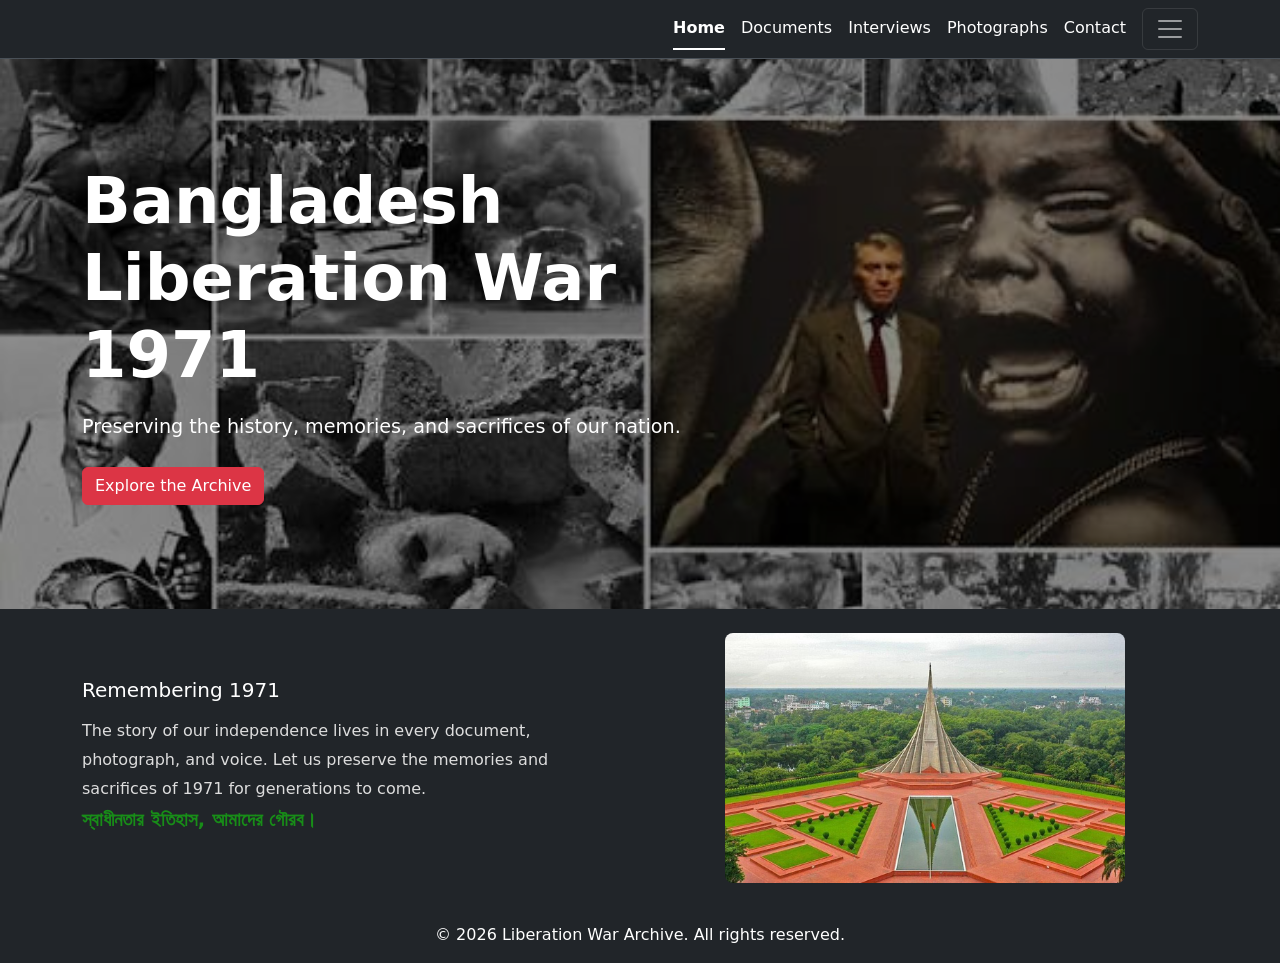
<file: index.html>
<!DOCTYPE html>
<html lang="en">
<head>
    <meta charset="UTF-8">
    <meta name="viewport" content="width=device-width, initial-scale=1.0">
    <title>Liberation war</title>
    <link rel="stylesheet" href="css/style.css">
    <link href="https://cdn.jsdelivr.net/npm/bootstrap@5.3.8/dist/css/bootstrap.min.css" rel="stylesheet" integrity="sha384-sRIl4kxILFvY47J16cr9ZwB07vP4J8+LH7qKQnuqkuIAvNWLzeN8tE5YBujZqJLB" crossorigin="anonymous">
    <script src="https://cdn.jsdelivr.net/npm/bootstrap@5.3.8/dist/js/bootstrap.bundle.min.js" integrity="sha384-FKyoEForCGlyvwx9Hj09JcYn3nv7wiPVlz7YYwJrWVcXK/BmnVDxM+D2scQbITxI" crossorigin="anonymous"></script>
    <link rel="stylesheet" href="css/style.css">
</head>
<body>
    <nav class="navbar bg-dark border-bottom border-body" data-bs-theme="dark">
        <div class="container">
            <ul class="nav nav-underline justify-content-end w-100">
                <li class="nav-item">
                    <a class="nav-link active" aria-current="page" href="index.html">Home</a>
                </li>
                <li class="nav-item">
                    <a class="nav-link" target="_blank" href="document.html">Documents</a>
                </li>
                <li class="nav-item">
                    <a class="nav-link" target="_blank" href="interviews.html">Interviews</a>
                </li>
                <li class="nav-item">
                    <a class="nav-link" target="_blank" href="photographs.html">Photographs</a>
                </li>
                <li class="nav-item">
                    <a class="nav-link" target="_blank" href="contact.html">Contact</a>
                </li>
                <button class="navbar-toggler" type="button" data-bs-toggle="collapse" 
                    data-bs-target="#navbarToggleExternalContent" 
                    aria-controls="navbarToggleExternalContent" 
                    aria-expanded="false" aria-label="Toggle navigation">
                    <span class="navbar-toggler-icon"></span>
                </button>
            </ul>
        </div>
        
    </nav>
    <section id="banner">
        <div class="container">
            <div class="cover-content">
                <h1>Bangladesh Liberation War 1971</h1>
                <p>Preserving the history, memories, and sacrifices of our nation.</p>
                <a href="photographs.html" class="btn btn-danger">Explore the Archive</a>
            </div>
        </div>
    </section>


    <footer id="footer" class="bg-dark text-white py-4">
        <div class="container">
            <div class="row align-items-center g-4">

                <!-- Left side: Text -->
                <div class="col-md-6">
                    <h5>Remembering 1971</h5>
                    <p>The story of our independence lives in every document, photograph, and voice. 
                        Let us preserve the memories and sacrifices of 1971 for generations to come.
                    </p>
                    <p style="font-size: 1.2rem; font-weight: bold; color: #188d18;">
                        স্বাধীনতার ইতিহাস, আমাদের গৌরব।
                    </p>
                </div>

                <!-- Right side: Image -->
                <div class="col-md-6 text-center">
                    <img src="images/4.jfif"
                        alt="Bangladesh Liberation War Memorial"
                        class="footer-img">
                </div>

            </div>
        </div>
    </footer>

    <section id="footer-bottom" class="bg-dark text-white text-center py-3"> 
        <p>&copy; 2026 Liberation War Archive. All rights reserved.</p>
    </section>
</body>
</html>
</file>
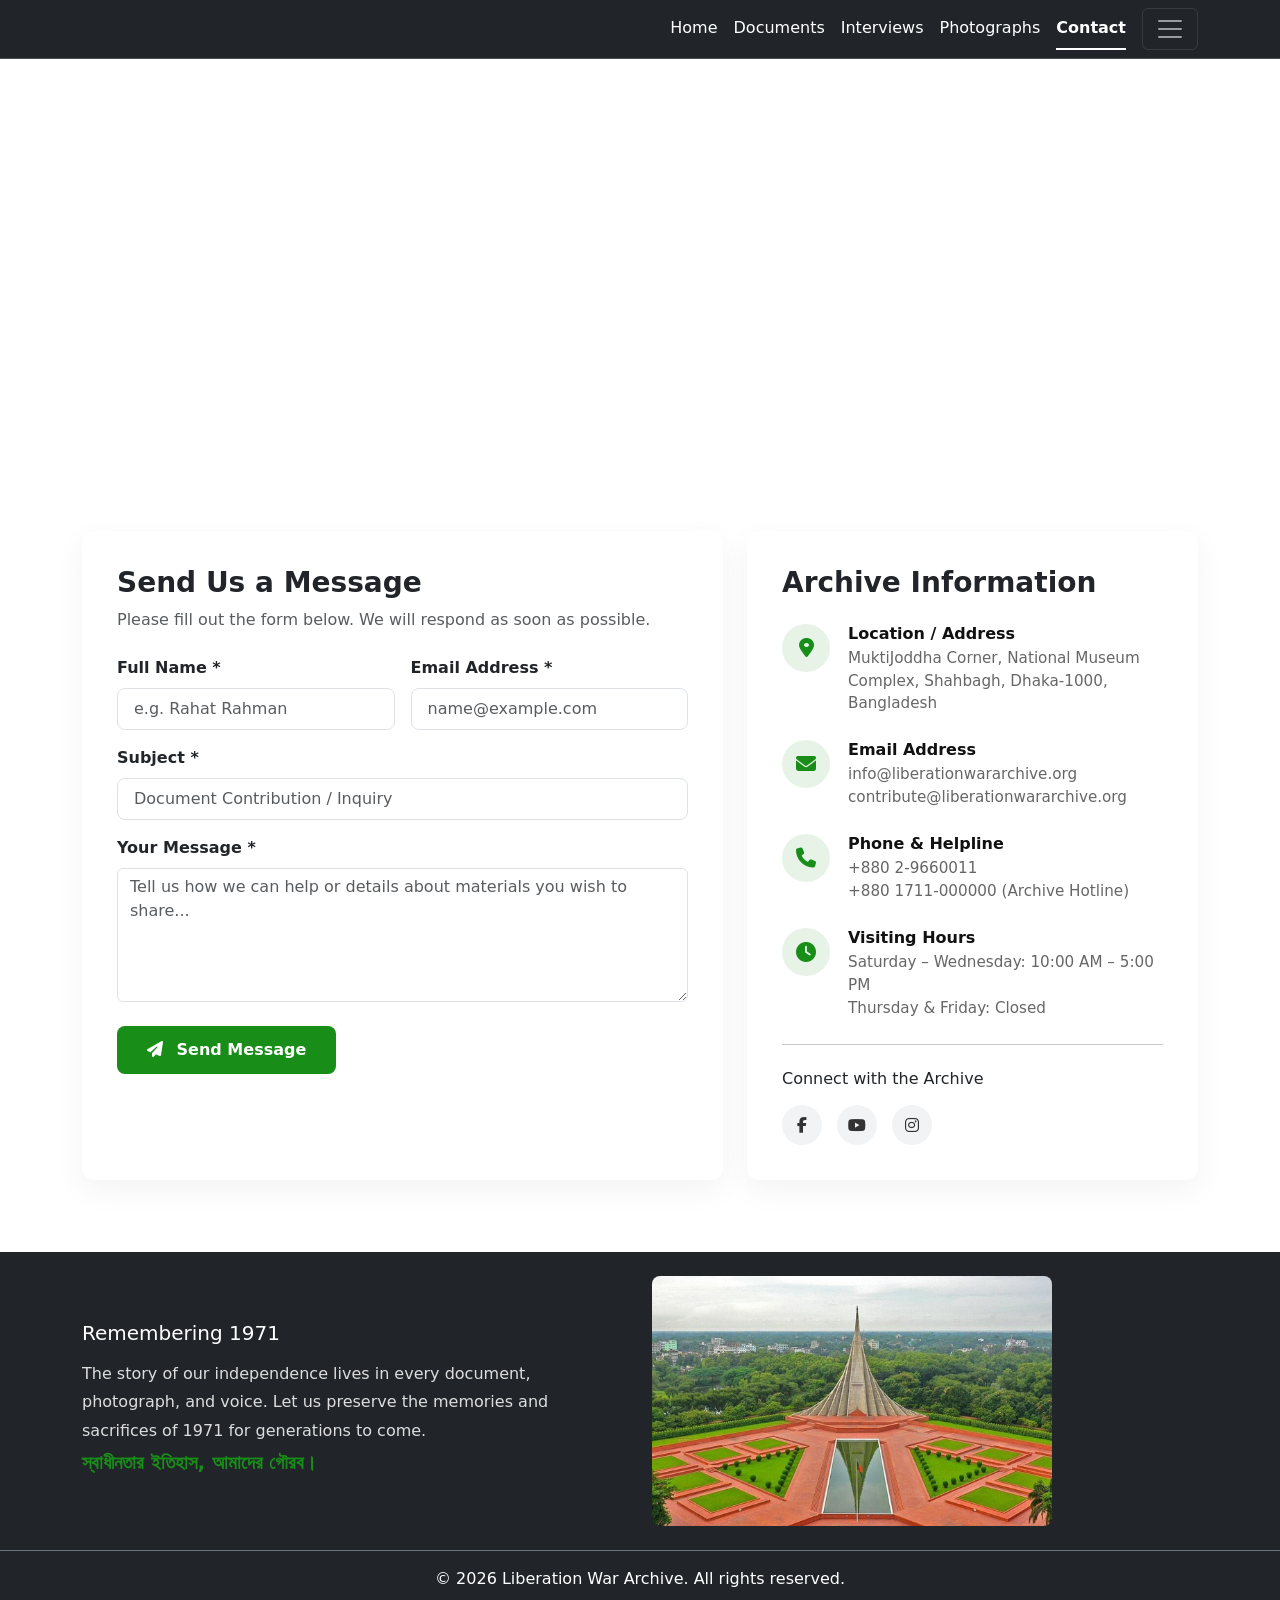
<file: contact.html>
<!DOCTYPE html>
<html lang="en">
<head>
    <meta charset="UTF-8">
    <meta name="viewport" content="width=device-width, initial-scale=1.0">
    <title>Liberation war</title>
    <link rel="stylesheet" href="css/style.css">
    <link href="https://cdn.jsdelivr.net/npm/bootstrap@5.3.8/dist/css/bootstrap.min.css" rel="stylesheet" integrity="sha384-sRIl4kxILFvY47J16cr9ZwB07vP4J8+LH7qKQnuqkuIAvNWLzeN8tE5YBujZqJLB" crossorigin="anonymous">
    <script src="https://cdn.jsdelivr.net/npm/bootstrap@5.3.8/dist/js/bootstrap.bundle.min.js" integrity="sha384-FKyoEForCGlyvwx9Hj09JcYn3nv7wiPVlz7YYwJrWVcXK/BmnVDxM+D2scQbITxI" crossorigin="anonymous"></script>
    <!-- FontAwesome for icons -->
    <link rel="stylesheet" href="https://cdnjs.cloudflare.com/ajax/libs/font-awesome/6.4.0/css/all.min.css">
    <link rel="stylesheet" href="css/style.css">
</head>
<body>
    <nav class="navbar bg-dark border-bottom border-body" data-bs-theme="dark">
        <div class="container">
            <ul class="nav nav-underline justify-content-end w-100">
                <li class="nav-item">
                    <a class="nav-link" aria-current="page" target="_blank" href="index.html">Home</a>
                </li>
                <li class="nav-item">
                    <a class="nav-link" target="_blank" href="document.html">Documents</a>
                </li>
                <li class="nav-item">
                    <a class="nav-link" href="interviews.html">Interviews</a>
                </li>
                <li class="nav-item">
                    <a class="nav-link" href="photographs.html">Photographs</a>
                </li>
                <li class="nav-item">
                    <a class="nav-link active" aria-current="page" href="contact.html">Contact</a>
                </li>
                <button class="navbar-toggler" type="button" data-bs-toggle="collapse" data-bs-target="#navbarToggleExternalContent" aria-controls="navbarToggleExternalContent" aria-expanded="false" aria-label="Toggle navigation">
                    <span class="navbar-toggler-icon"></span>
                </button>
            </ul>
        </div>
        
    </nav>

    <section id="contact-banner">
        <div class="container">
            <div class="cover-content">
                <h1>Get in Touch</h1>
                <p>Have historical documents, survivor testimonies, or photos to contribute? Contact the Liberation War Archive team or visit our research center.</p>
            </div>
        </div>
    </section>

    <section class="py-5">
        <div class="container py-4">
            <div class="row g-4">
                
                <!-- Contact Form Column -->
                <div class="col-lg-7">
                    <div class="contact-card">
                        <h3 class="fw-bold mb-2">Send Us a Message</h3>
                        <p class="text-muted mb-4">Please fill out the form below. We will respond as soon as possible.</p>
                        
                        <div id="alertPlaceholder"></div>

                        <form id="contactForm" onsubmit="handleFormSubmit(event)">
                            <div class="row g-3">
                                <div class="col-md-6">
                                    <label for="fullName" class="form-label fw-semibold">Full Name *</label>
                                    <input type="text" class="form-control form-control-lg fs-6" id="fullName" placeholder="e.g. Rahat Rahman" required>
                                </div>
                                <div class="col-md-6">
                                    <label for="emailAddr" class="form-label fw-semibold">Email Address *</label>
                                    <input type="email" class="form-control form-control-lg fs-6" id="emailAddr" placeholder="name@example.com" required>
                                </div>
                                <div class="col-12">
                                    <label for="subject" class="form-label fw-semibold">Subject *</label>
                                    <input type="text" class="form-control form-control-lg fs-6" id="subject" placeholder="Document Contribution / Inquiry" required>
                                </div>
                                <div class="col-12">
                                    <label for="message" class="form-label fw-semibold">Your Message *</label>
                                    <textarea class="form-control fs-6" id="message" rows="5" placeholder="Tell us how we can help or details about materials you wish to share..." required></textarea>
                                </div>
                                <div class="col-12 pt-2">
                                    <button type="submit" class="btn btn-archive fs-6">
                                        <i class="fa-solid fa-paper-plane me-2"></i> Send Message
                                    </button>
                                </div>
                            </div>
                        </form>
                    </div>
                </div>

                <!-- Contact Info Side Panel -->
                <div class="col-lg-5">
                    <div class="contact-card bg-white">
                        <h3 class="fw-bold mb-4">Archive Information</h3>

                        <div class="info-item">
                            <div class="info-icon">
                                <i class="fa-solid fa-location-dot"></i>
                            </div>
                            <div class="info-text">
                                <h6>Location / Address</h6>
                                <p>MuktiJoddha Corner, National Museum Complex, Shahbagh, Dhaka-1000, Bangladesh</p>
                            </div>
                        </div>

                        <div class="info-item">
                            <div class="info-icon">
                                <i class="fa-solid fa-envelope"></i>
                            </div>
                            <div class="info-text">
                                <h6>Email Address</h6>
                                <p>info@liberationwararchive.org<br>contribute@liberationwararchive.org</p>
                            </div>
                        </div>

                        <div class="info-item">
                            <div class="info-icon">
                                <i class="fa-solid fa-phone"></i>
                            </div>
                            <div class="info-text">
                                <h6>Phone & Helpline</h6>
                                <p>+880 2-9660011<br>+880 1711-000000 (Archive Hotline)</p>
                            </div>
                        </div>

                        <div class="info-item">
                            <div class="info-icon">
                                <i class="fa-solid fa-clock"></i>
                            </div>
                            <div class="info-text">
                                <h6>Visiting Hours</h6>
                                <p>Saturday – Wednesday: 10:00 AM – 5:00 PM<br>Thursday & Friday: Closed</p>
                            </div>
                        </div>

                        <hr class="my-4">

                        <h6>Connect with the Archive</h6>
                        <div class="mt-3">
                            <a href="#" class="social-link"><i class="fa-brands fa-facebook-f"></i></a>
                            <a href="#" class="social-link"><i class="fa-brands fa-youtube"></i></a>
                            <a href="#" class="social-link"><i class="fa-brands fa-instagram"></i></a>
                        </div>
                    </div>
                </div>

            </div>
        </div>
    </section>

    
    <footer id="footer" class="bg-dark text-white py-4">
        <div class="container">
            <div class="row align-items-center g-4">

                <!-- Left side: Text -->
                <div class="col-md-6">
                    <h5>Remembering 1971</h5>
                    <p>The story of our independence lives in every document, photograph, and voice. 
                        Let us preserve the memories and sacrifices of 1971 for generations to come.
                    </p>
                    <p style="font-size: 1.2rem; font-weight: bold; color: #188d18;">
                        স্বাধীনতার ইতিহাস, আমাদের গৌরব।
                    </p>
                </div>

                <!-- Right side: Image -->
                <div class="col-md-6">
                    <img src="images/4.jfif"
                        alt="Bangladesh Liberation War Memorial"
                        class="footer-img">
                </div>

            </div>
        </div>
    </footer>

    <section id="footer-bottom" class="bg-dark text-white text-center py-3 border-top border-secondary"> 
        <p>&copy; 2026 Liberation War Archive. All rights reserved.</p>
    </section>

    
</body>
</html>
</file>
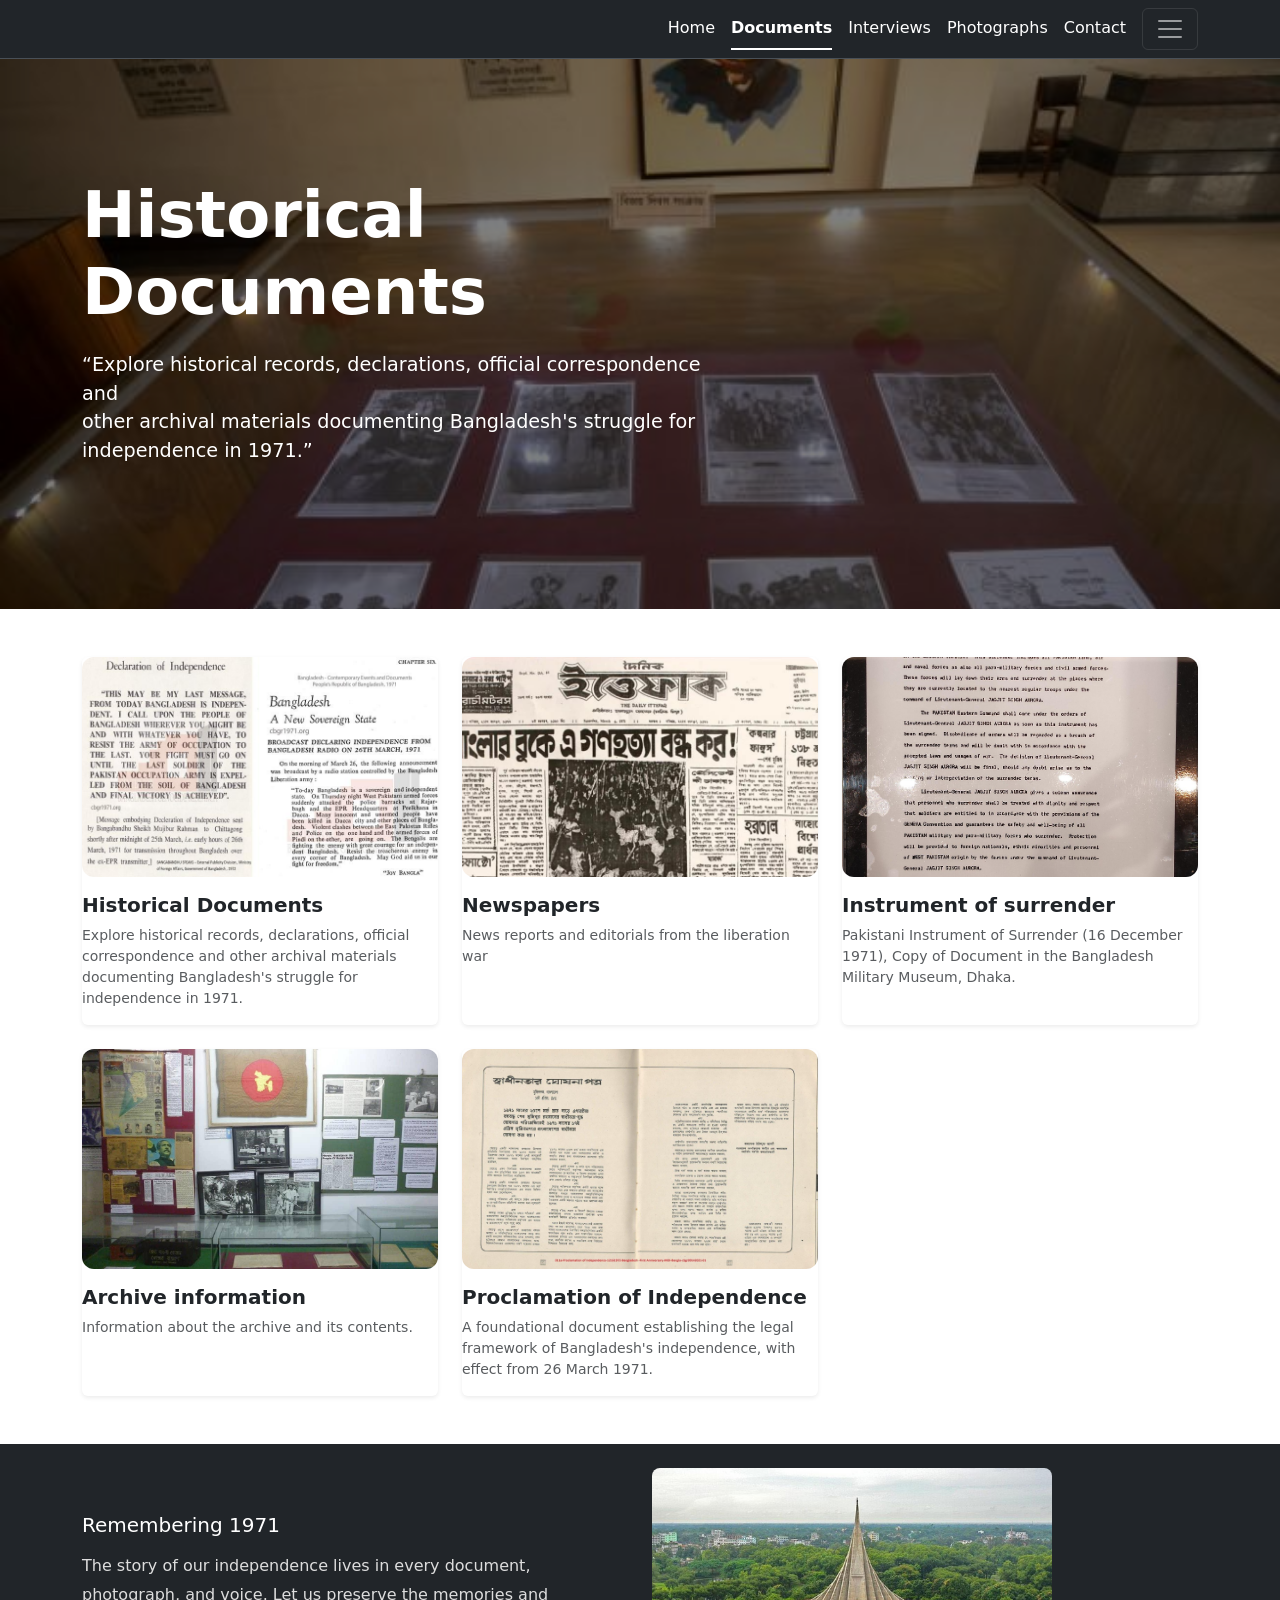
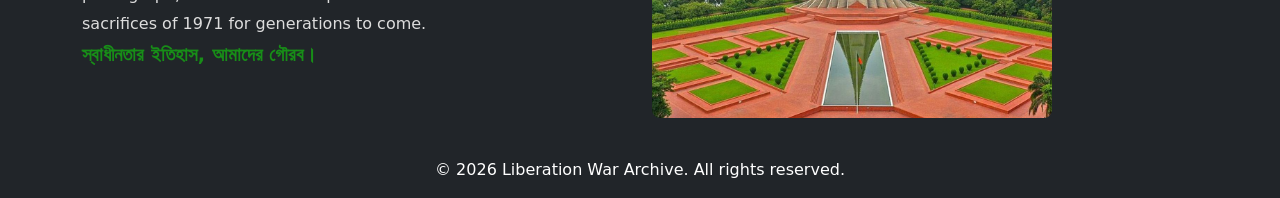
<file: document.html>
<!DOCTYPE html>
<html lang="en">
<head>
    <meta charset="UTF-8">
    <meta name="viewport" content="width=device-width, initial-scale=1.0">
    <title>Liberation war</title>
    <link rel="stylesheet" href="css/style.css">
    <link href="https://cdn.jsdelivr.net/npm/bootstrap@5.3.8/dist/css/bootstrap.min.css" rel="stylesheet" integrity="sha384-sRIl4kxILFvY47J16cr9ZwB07vP4J8+LH7qKQnuqkuIAvNWLzeN8tE5YBujZqJLB" crossorigin="anonymous">
    <script src="https://cdn.jsdelivr.net/npm/bootstrap@5.3.8/dist/js/bootstrap.bundle.min.js" integrity="sha384-FKyoEForCGlyvwx9Hj09JcYn3nv7wiPVlz7YYwJrWVcXK/BmnVDxM+D2scQbITxI" crossorigin="anonymous"></script>
    <link rel="stylesheet" href="css/style.css">
</head>
<body>
    <nav class="navbar bg-dark border-bottom border-body" data-bs-theme="dark">
        <div class="container">
            <ul class="nav nav-underline justify-content-end w-100">
                <li class="nav-item">
                    <a class="nav-link" aria-current="page" target="_blank" href="index.html">Home</a>
                </li>
                <li class="nav-item">
                    <a class="nav-link active" aria-current="page" href="document.html">Documents</a>
                </li>
                <li class="nav-item">
                    <a class="nav-link" target="_blank" href="interviews.html">Interviews</a>
                </li>
                <li class="nav-item">
                    <a class="nav-link" target="_blank" href="photographs.html">Photographs</a>
                </li>
                <li class="nav-item">
                    <a class="nav-link" target="_blank" href="contact.html">Contact</a>
                </li>
                <button class="navbar-toggler" type="button" data-bs-toggle="collapse" data-bs-target="#navbarToggleExternalContent" aria-controls="navbarToggleExternalContent" aria-expanded="false" aria-label="Toggle navigation">
                    <span class="navbar-toggler-icon"></span>
                </button>
            </ul>
        </div>
        
    </nav>
    <section id="doc-banner">
        <div class="container">
            <div class="cover-content">
                <h1>Historical Documents</h1>
                <p>“Explore historical records, declarations, official correspondence and <br> other archival materials documenting Bangladesh's struggle for independence in 1971.”</p>
            </div>
        </div>
    </section>
    
    <!-- Gallery / Image with Text Section -->
    <section class="doc-discription py-5">
        <div class="container">
            <div class="row g-4">
                
                <!-- Card 1 -->
                <div class="col-md-4 col-lg-4">
                    <div class="card h-100 border-0 shadow-sm">
                        <img src="images/doc1.jfif" class="card-img-top custom-card-img" alt="Historical Documents">
                        <div class="card-body px-0">
                            <h5 class="card-title fw-bold text-dark">Historical Documents</h5>
                            <p class="card-text text-muted small">Explore historical records, declarations, official correspondence and other archival 
                                materials documenting Bangladesh's struggle for independence in 1971.
                            </p>
                        </div>
                    </div>
                </div>

                <!-- Card 2 -->
                <div class="col-md-4 col-lg-4">
                    <div class="card h-100 border-0 shadow-sm">
                        <img src="images/doc2.jfif" class="card-img-top custom-card-img" alt="Newspapers">
                        <div class="card-body px-0">
                            <h5 class="card-title fw-bold text-dark">Newspapers</h5>
                            <p class="card-text text-muted small">News reports and editorials from the liberation war</p>
                        </div>
                    </div>
                </div>

                <!-- Card 3 -->
                <div class="col-md-4 col-lg-4">
                    <div class="card h-100 border-0 shadow-sm">
                        <img src="images/doc3.jfif" class="card-img-top custom-card-img" alt="surrender document">
                        <div class="card-body px-0">
                            <h5 class="card-title fw-bold text-dark">Instrument of surrender</h5>
                            <p class="card-text text-muted small">Pakistani Instrument of Surrender (16 December 1971), 
                                Copy of Document in the Bangladesh Military Museum, Dhaka.
                            </p>
                        </div>
                    </div>
                </div>

                <!-- Card 4 -->
                <div class="col-md-4 col-lg-4">
                    <div class="card h-100 border-0 shadow-sm">
                        <img src="images/doc4.jfif" class="card-img-top custom-card-img" alt="Archive information">
                        <div class="card-body px-0">
                            <h5 class="card-title fw-bold text-dark">Archive information</h5>
                            <p class="card-text text-muted small">Information about the archive and its contents.</p>
                        </div>
                    </div>
                </div>
                
                <!-- Card 5 -->
                <div class="col-md-4 col-lg-4">
                    <div class="card h-100 border-0 shadow-sm">
                        <img src="images/doc5.jfif" class="card-img-top custom-card-img" alt="Proclamation of Independence">
                        <div class="card-body px-0">
                            <h5 class="card-title fw-bold text-dark">Proclamation of Independence</h5>
                            <p class="card-text text-muted small">A foundational document establishing 
                                the legal framework of Bangladesh's independence, with effect from 26 
                                March 1971.
                            </p>
                        </div>
                    </div>
                </div>

            </div>
        </div>
    </section>


    <footer id="footer" class="bg-dark text-white py-4">
        <div class="container">
            <div class="row align-items-center g-4">

                <!-- Left side: Text -->
                <div class="col-md-6">
                    <h5>Remembering 1971</h5>
                    <p>The story of our independence lives in every document, photograph, and voice. 
                        Let us preserve the memories and sacrifices of 1971 for generations to come.
                    </p>
                    <p style="font-size: 1.2rem; font-weight: bold; color: #188d18;">
                        স্বাধীনতার ইতিহাস, আমাদের গৌরব।
                    </p>
                </div>

                <!-- Right side: Image -->
                <div class="col-md-6">
                    <img src="images/4.jfif"
                        alt="Bangladesh Liberation War Memorial"
                        class="footer-img">
                </div>

            </div>
        </div>
    </footer>

    <section id="footer-bottom" class="bg-dark text-white text-center py-3"> 
        <p>&copy; 2026 Liberation War Archive. All rights reserved.</p>
    </section>
</body>
</html>
</file>
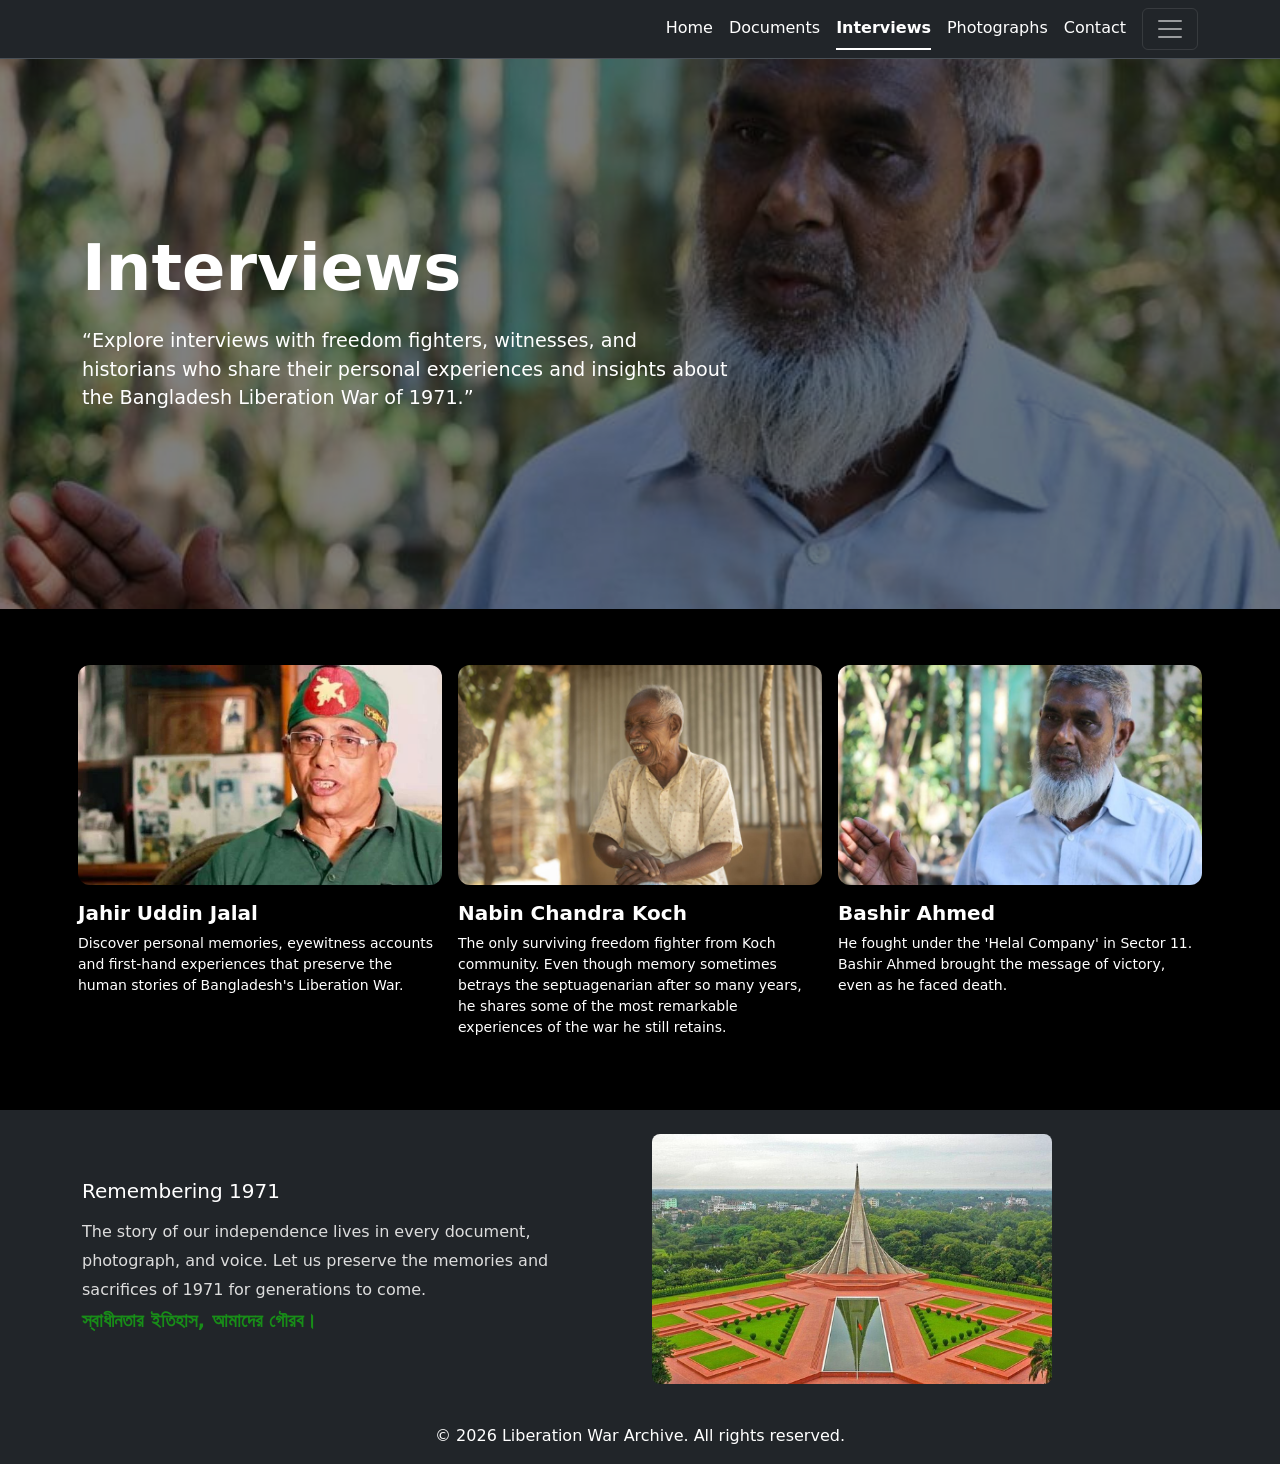
<file: interviews.html>
<!DOCTYPE html>
<html lang="en">
<head>
    <meta charset="UTF-8">
    <meta name="viewport" content="width=device-width, initial-scale=1.0">
    <title>Liberation war</title>
    <link rel="stylesheet" href="css/style.css">
    <link href="https://cdn.jsdelivr.net/npm/bootstrap@5.3.8/dist/css/bootstrap.min.css" rel="stylesheet" integrity="sha384-sRIl4kxILFvY47J16cr9ZwB07vP4J8+LH7qKQnuqkuIAvNWLzeN8tE5YBujZqJLB" crossorigin="anonymous">
    <script src="https://cdn.jsdelivr.net/npm/bootstrap@5.3.8/dist/js/bootstrap.bundle.min.js" integrity="sha384-FKyoEForCGlyvwx9Hj09JcYn3nv7wiPVlz7YYwJrWVcXK/BmnVDxM+D2scQbITxI" crossorigin="anonymous"></script>
    <link rel="stylesheet" href="css/style.css">
</head>
<body>
    <nav class="navbar bg-dark border-bottom border-body" data-bs-theme="dark">
        <div class="container">
            <ul class="nav nav-underline justify-content-end w-100">
                <li class="nav-item">
                    <a class="nav-link" aria-current="page" target="_blank" href="index.html">Home</a>
                </li>
                <li class="nav-item">
                    <a class="nav-link" target="_blank" href="document.html">Documents</a>
                </li>
                <li class="nav-item">
                    <a class="nav-link active" aria-current="page" href="interviews.html">Interviews</a>
                </li>
                <li class="nav-item">
                    <a class="nav-link" target="_blank" href="photographs.html">Photographs</a>
                </li>
                <li class="nav-item">
                    <a class="nav-link" target="_blank" href="contact.html">Contact</a>
                </li>
                <button class="navbar-toggler" type="button" data-bs-toggle="collapse" data-bs-target="#navbarToggleExternalContent" aria-controls="navbarToggleExternalContent" aria-expanded="false" aria-label="Toggle navigation">
                    <span class="navbar-toggler-icon"></span>
                </button>
            </ul>
        </div>
        
    </nav>
    <section id="interview-banner">
        <div class="container">
            <div class="cover-content">
                <h1>Interviews</h1>
                <p>
                    “Explore interviews with freedom fighters, witnesses, and historians who share their personal 
                    experiences and insights about the Bangladesh Liberation War of 1971.”
                </p>
            </div>
        </div>
    </section>
    
    <!-- Gallery / Image with Text Section -->
    <section class="doc-discription py-5 bg-black">
        <div class="container">
            <div class="row g-4">
                <!-- Card 1 -->
                <div class="col-md-4 col-lg-4 p-2 rounded">
                    <div class="card h-100 border-0 shadow-sm">
                        <img src="images/inter1.jfif" class="card-img-top custom-card-img" alt="Interview 1">
                        <div class="card-body px-0 text-white">
                            <h5 class="card-title fw-bold">Jahir Uddin Jalal</h5>
                            <p class="card-text small">Discover personal memories, eyewitness 
                                accounts and first-hand experiences that preserve the human stories of Bangladesh's 
                                Liberation War.
                            </p>
                        </div>
                    </div>
                </div>

                <!-- Card 2 -->
                <div class="col-md-4 col-lg-4 p-2 rounded">
                    <div class="card h-100 border-0 shadow-sm text-white">
                        <img src="images/inter2.jfif" class="card-img-top custom-card-img" alt="Interview 2">
                        <div class="card-body px-0">
                            <h5 class="card-title fw-bold">Nabin Chandra Koch</h5>
                            <p class="card-text small">The only surviving freedom fighter from Koch community.
                                Even though memory sometimes betrays the septuagenarian after so many years, he shares 
                                some of the most remarkable experiences of the war he still retains.
                            </p>
                        </div>
                    </div>
                </div>

                <!-- Card 3 -->
                <div class="col-md-4 col-lg-4 p-2 rounded">
                    <div class="card h-100 border-0 shadow-sm text-white">
                        <img src="images/inter-cover.jfif" class="card-img-top custom-card-img" alt="Interview 2">
                        <div class="card-body px-0">
                            <h5 class="card-title fw-bold">Bashir Ahmed</h5>
                            <p class="card-text small">He fought under the 'Helal Company' in Sector 11. 
                                Bashir Ahmed brought the message of victory, even as he faced death.
                            </p>
                        </div>
                    </div>
                </div>
            </div>
        </div>
    </section>


    <footer id="footer" class="bg-dark text-white py-4">
        <div class="container">
            <div class="row align-items-center g-4">

                <!-- Left side: Text -->
                <div class="col-md-6">
                    <h5>Remembering 1971</h5>
                    <p>The story of our independence lives in every document, photograph, and voice. 
                        Let us preserve the memories and sacrifices of 1971 for generations to come.
                    </p>
                    <p style="font-size: 1.2rem; font-weight: bold; color: #188d18;">
                        স্বাধীনতার ইতিহাস, আমাদের গৌরব।
                    </p>
                </div>

                <!-- Right side: Image -->
                <div class="col-md-6">
                    <img src="images/4.jfif"
                        alt="Bangladesh Liberation War Memorial"
                        class="footer-img">
                </div>

            </div>
        </div>
    </footer>

    <section id="footer-bottom" class="bg-dark text-white text-center py-3"> 
        <p>&copy; 2026 Liberation War Archive. All rights reserved.</p>
    </section>
</body>
</html>
</file>
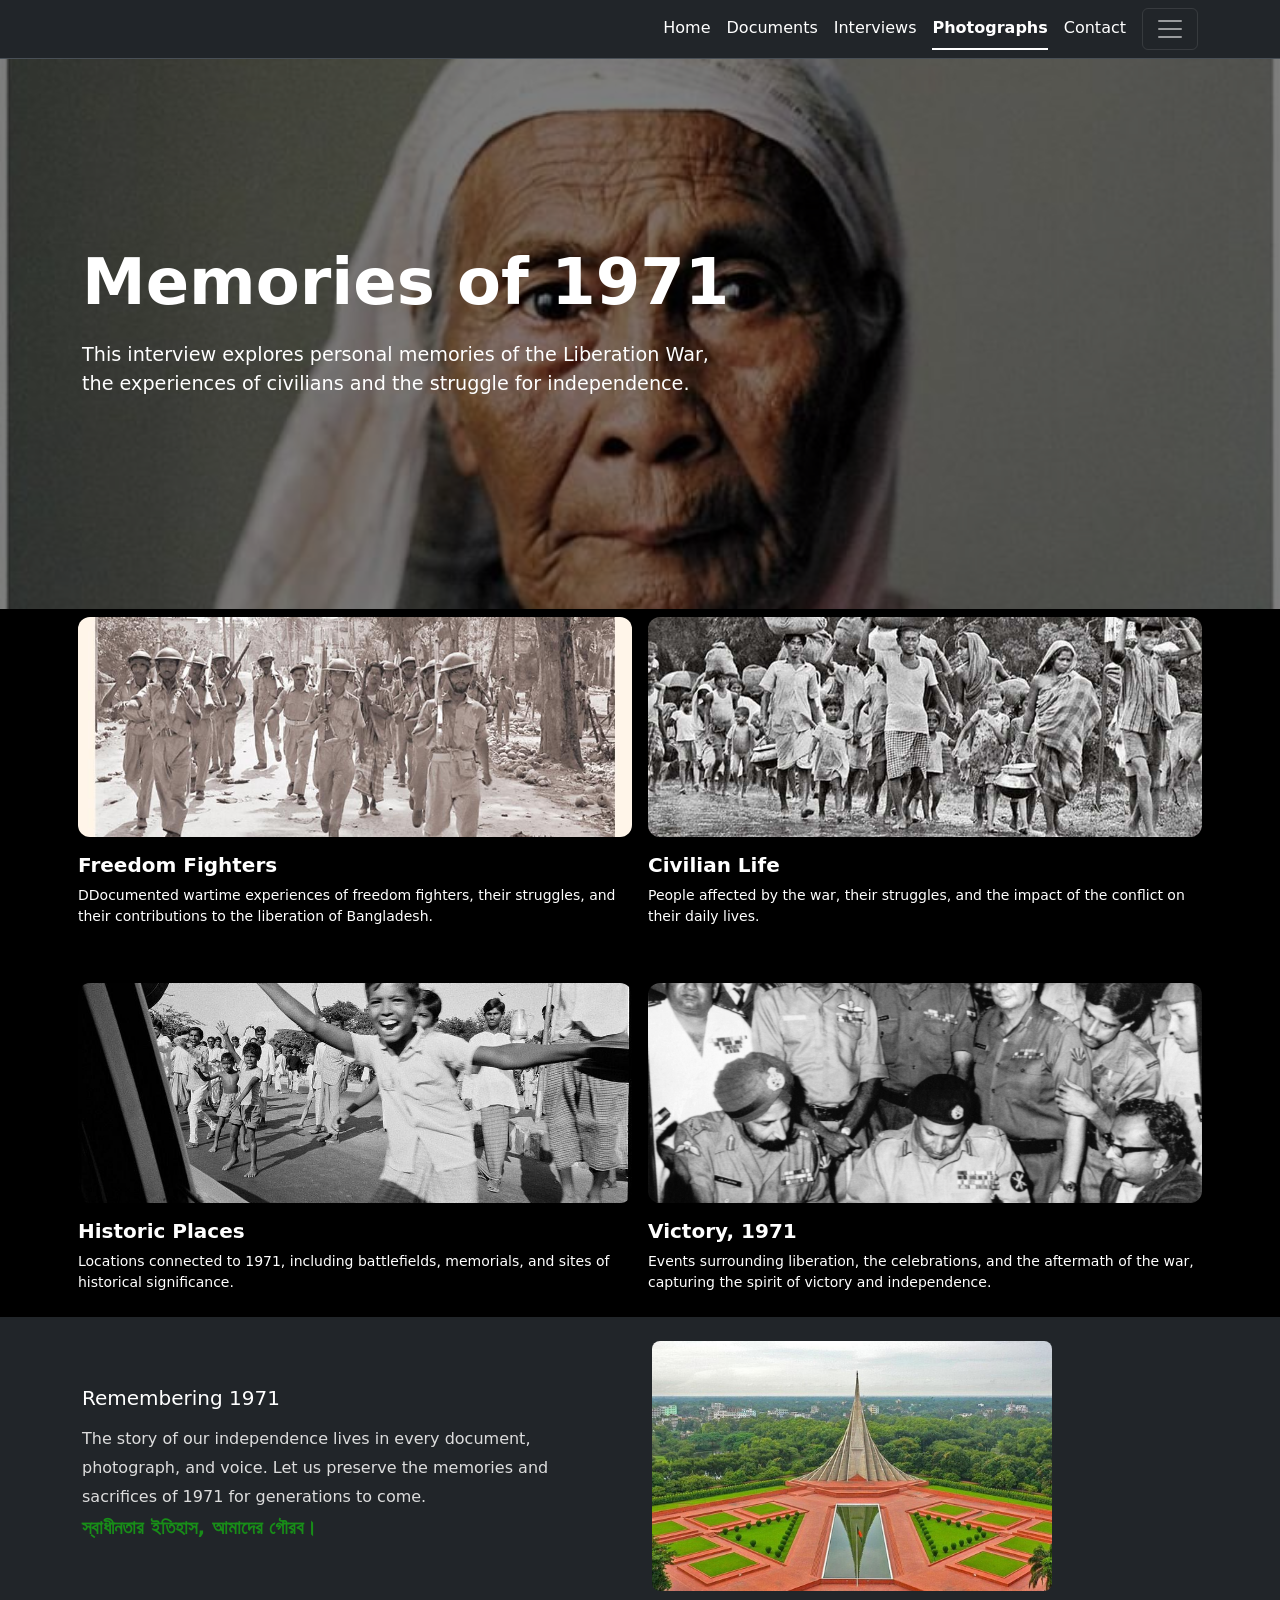
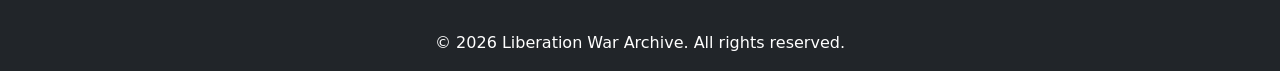
<file: photographs.html>
<!DOCTYPE html>
<html lang="en">
<head>
    <meta charset="UTF-8">
    <meta name="viewport" content="width=device-width, initial-scale=1.0">
    <title>Liberation war</title>
    <link rel="stylesheet" href="css/style.css">
    <link href="https://cdn.jsdelivr.net/npm/bootstrap@5.3.8/dist/css/bootstrap.min.css" rel="stylesheet" integrity="sha384-sRIl4kxILFvY47J16cr9ZwB07vP4J8+LH7qKQnuqkuIAvNWLzeN8tE5YBujZqJLB" crossorigin="anonymous">
    <script src="https://cdn.jsdelivr.net/npm/bootstrap@5.3.8/dist/js/bootstrap.bundle.min.js" integrity="sha384-FKyoEForCGlyvwx9Hj09JcYn3nv7wiPVlz7YYwJrWVcXK/BmnVDxM+D2scQbITxI" crossorigin="anonymous"></script>
    <link rel="stylesheet" href="css/style.css">
</head>
<body>
    <nav class="navbar bg-dark border-bottom border-body" data-bs-theme="dark">
        <div class="container">
            <ul class="nav nav-underline justify-content-end w-100">
                <li class="nav-item">
                    <a class="nav-link" aria-current="page" target="_blank" href="index.html">Home</a>
                </li>
                <li class="nav-item">
                    <a class="nav-link" target="_blank" href="document.html">Documents</a>
                </li>
                <li class="nav-item">
                    <a class="nav-link" href="interviews.html">Interviews</a>
                </li>
                <li class="nav-item">
                    <a class="nav-link active" aria-current="page" href="photographs.html">Photographs</a>
                </li>
                <li class="nav-item">
                    <a class="nav-link" target="_blank" href="contact.html">Contact</a>
                </li>
                <button class="navbar-toggler" type="button" data-bs-toggle="collapse" data-bs-target="#navbarToggleExternalContent" aria-controls="navbarToggleExternalContent" aria-expanded="false" aria-label="Toggle navigation">
                    <span class="navbar-toggler-icon"></span>
                </button>
            </ul>
        </div>
        
    </nav>
    <section id="photography-banner">
        <div class="container">
            <div class="cover-content">
                <h1>Memories of 1971</h1>
                <p>
                    This interview explores personal memories of the Liberation War, the experiences 
                    of civilians and the struggle for independence.
                </p>
            </div>
        </div>
    </section>
    
    <!-- Gallery / Image with Text Section -->
    <section class="doc-discriptionpy-5 bg-black">
        <div class="container">
            <div class="row g-4">
                <!-- Card 1 -->
                <div class="col-md-4 col-lg-6 p-2 rounded">
                    <div class="card h-100 border-0 shadow-sm">
                        <img src="images/photo1.jfif" class="card-img-top custom-card-img" alt="Interview 1">
                        <div class="card-body px-0 text-white">
                            <h5 class="card-title fw-bold">Freedom Fighters</h5>
                            <p class="card-text small">DDocumented wartime experiences of freedom 
                                fighters, their struggles, and their contributions to the liberation 
                                of Bangladesh.
                            </p>
                        </div>
                    </div>
                </div>

                <!-- Card 2 -->
                <div class="col-md-4 col-lg-6 p-2 rounded">
                    <div class="card h-100 border-0 shadow-sm text-white">
                        <img src="images/photo2.jfif" class="card-img-top custom-card-img" alt="Interview 2">
                        <div class="card-body px-0">
                            <h5 class="card-title fw-bold">Civilian Life</h5>
                            <p class="card-text small">People affected by the war, their struggles, 
                                and the impact of the conflict on their daily lives.
                            </p>
                        </div>
                    </div>
                </div>

                <!-- Card 3 -->
                <div class="col-md-4 col-lg-6 p-2 rounded">
                    <div class="card h-100 border-0 shadow-sm text-white">
                        <img src="images/photo3.jfif" class="card-img-top custom-card-img" alt="Interview 2">
                        <div class="card-body px-0">
                            <h5 class="card-title fw-bold">Historic Places</h5>
                            <p class="card-text small">Locations connected to 1971, including 
                                battlefields, memorials, and sites of historical significance.
                            </p>
                        </div>
                    </div>
                </div>

                <!-- Card 4 -->
                <div class="col-md-4 col-lg-6 p-2 rounded">
                    <div class="card h-100 border-0 shadow-sm text-white">
                        <img src="images/photo5.jfif" class="card-img-top custom-card-img" alt="Interview 2">
                        <div class="card-body px-0">
                            <h5 class="card-title fw-bold">Victory, 1971</h5>
                            <p class="card-text small">Events surrounding liberation, the celebrations, 
                                and the aftermath of the war, capturing the spirit of victory and 
                                independence.
                            </p>
                        </div>
                    </div>
                </div>
            </div>
        </div>
    </section>


    <footer id="footer" class="bg-dark text-white py-4">
        <div class="container">
            <div class="row align-items-center g-4">

                <!-- Left side: Text -->
                <div class="col-md-6">
                    <h5>Remembering 1971</h5>
                    <p>The story of our independence lives in every document, photograph, and voice. 
                        Let us preserve the memories and sacrifices of 1971 for generations to come.
                    </p>
                    <p style="font-size: 1.2rem; font-weight: bold; color: #188d18;">
                        স্বাধীনতার ইতিহাস, আমাদের গৌরব।
                    </p>
                </div>

                <!-- Right side: Image -->
                <div class="col-md-6">
                    <img src="images/4.jfif"
                        alt="Bangladesh Liberation War Memorial"
                        class="footer-img">
                </div>

            </div>
        </div>
    </footer>

    <section id="footer-bottom" class="bg-dark text-white text-center py-3"> 
        <p>&copy; 2026 Liberation War Archive. All rights reserved.</p>
    </section>
</body>
</html>
</file>
<file: css/style.css>
*{
    margin: 0;
    padding: 0;
}

ul, ol{
    list-style: none;
}
a{
    text-decoration: none !important;
}
h1, h2, h3, h5, h6, p{
    margin: 0;
}

nav .nav-link{
    color: #fff;
}


#banner{
    min-height: 550px;
    background-image: url("../images/3.jfif");
    background-size: cover;
    background-position: center;
    background-repeat: no-repeat;

    display: flex;
    align-items: center;
    position: relative;
    color: #fff;
}

/* Dark overlay for readable text */
#banner::before {
    content: "";
    position: absolute;
    inset: 0;
    background: rgba(0, 0, 0, 0.45);
}

.cover-content {
    position: relative;
    z-index: 1;
    max-width: 650px;
}

.cover-content h1 {
    font-size: clamp(2rem, 5vw, 4rem);
    font-weight: 700;
    margin-bottom: 20px;
}

.cover-content p {
    font-size: 1.2rem;
    margin-bottom: 25px;
}

#doc-banner{
    min-height: 550px;
    background-image: url("../images/doc-cover.jfif");
    background-size: cover;
    background-position: center;
    background-repeat: no-repeat;

    display: flex;
    align-items: center;
    position: relative;
    color: #fff;
}

#doc-banner::before {
    content: "";
    position: absolute;
    inset: 0;
    background: rgba(0, 0, 0, 0.5); /* Adjust 0.5 to make it darker or lighter (0.0 to 1.0) */
    z-index: 0;
}

#interview-banner{
    min-height: 550px;
    background-image: url("../images/inter-cover.jfif");
    background-size: cover;
    background-position: center;
    background-repeat: no-repeat;

    display: flex;
    align-items: center;
    position: relative;
    color: #fff;
}

#interview-banner::before {
    content: "";
    position: absolute;
    inset: 0;
    background: rgba(0, 0, 0, 0.5); /* Adjust 0.5 to make it darker or lighter (0.0 to 1.0) */
    z-index: 0;
}

#photography-banner{
    min-height: 550px;
    background-image: url("../images/photo-cover.jfif");
    background-size: cover;
    background-position: center;
    background-repeat: no-repeat;

    display: flex;
    align-items: center;
    position: relative;
    color: #fff;
}

#photography-banner::before {
    content: "";
    position: absolute;
    inset: 0;
    background: rgba(0, 0, 0, 0.5); /* Adjust 0.5 to make it darker or lighter (0.0 to 1.0) */
    z-index: 0;
}

.custom-card-img {
    height: 220px;
    object-fit: cover;
    border-radius: 12px !important; /* Rounds the image corners like the screenshot */
}

.card {
    background: transparent !important; /* Removes default card box background if you want flat text underneath */
}

#contact-banner {
    min-height: 400px;
    background-image: url('https://images.unsplash.com/photo-1544620347-c4fd4a3d5957?auto=format&fit=crop&w=1600&q=80');
    background-size: cover;
    background-position: center;
    background-repeat: no-repeat;
    display: flex;
    align-items: center;
    position: relative;
    color: #fff;
}

/* Dark overlay for text readability */
#contact-banner::before {
    content: "";
    position: absolute;
    background: rgba(0, 0, 0, 0.65);
    z-index: 0;
}

.contact-card {
    background: #ffffff;
    border-radius: 12px;
    box-shadow: 0 10px 30px rgba(0, 0, 0, 0.05);
    padding: 35px;
    height: 100%;
}

.info-item {
    display: flex;
    align-items: flex-start;
    margin-bottom: 25px;
}

.info-icon {
    width: 48px;
    height: 48px;
    background-color: rgba(24, 141, 24, 0.1);
    color: #188d18;
    border-radius: 50%;
    display: flex;
    align-items: center;
    justify-content: center;
    font-size: 1.25rem;
    margin-right: 18px;
    flex-shrink: 0;
}

.info-text h6 {
    font-weight: 700;
    margin-bottom: 4px;
    color: #111;
}

.info-text p {
    margin: 0;
    color: #666;
    font-size: 0.95rem;
}

.social-link {
    width: 40px;
    height: 40px;
    border-radius: 50%;
    background: #f1f3f5;
    color: #333;
    display: inline-flex;
    align-items: center;
    justify-content: center;
    margin-right: 10px;
    transition: all 0.3s ease;
}

.social-link:hover {
    background: #188d18;
    color: #fff;
}

.btn-archive {
    background-color: #188d18;
    color: #ffffff;
    border: none;
    padding: 12px 30px;
    border-radius: 8px;
    font-weight: 600;
    transition: all 0.3s ease;
}

.btn-archive:hover {
    background-color: #126e12;
    color: #ffffff;
    transform: translateY(-2px);
    box-shadow: 0 4px 12px rgba(24, 141, 24, 0.3);
}

.form-control:focus {
    border-color: #188d18;
    box-shadow: 0 0 0 0.25rem rgba(24, 141, 24, 0.25);
}

#footer {
    padding: 40px 0;
}

#footer h5 {
    margin-bottom: 15px;
}

#footer p {
    line-height: 1.8;
    color: #ddd;
}

.footer-img {
    width: 100%;
    max-width: 400px;
    height: 250px;
    object-fit: cover;
    border-radius: 8px;
}
</file>
